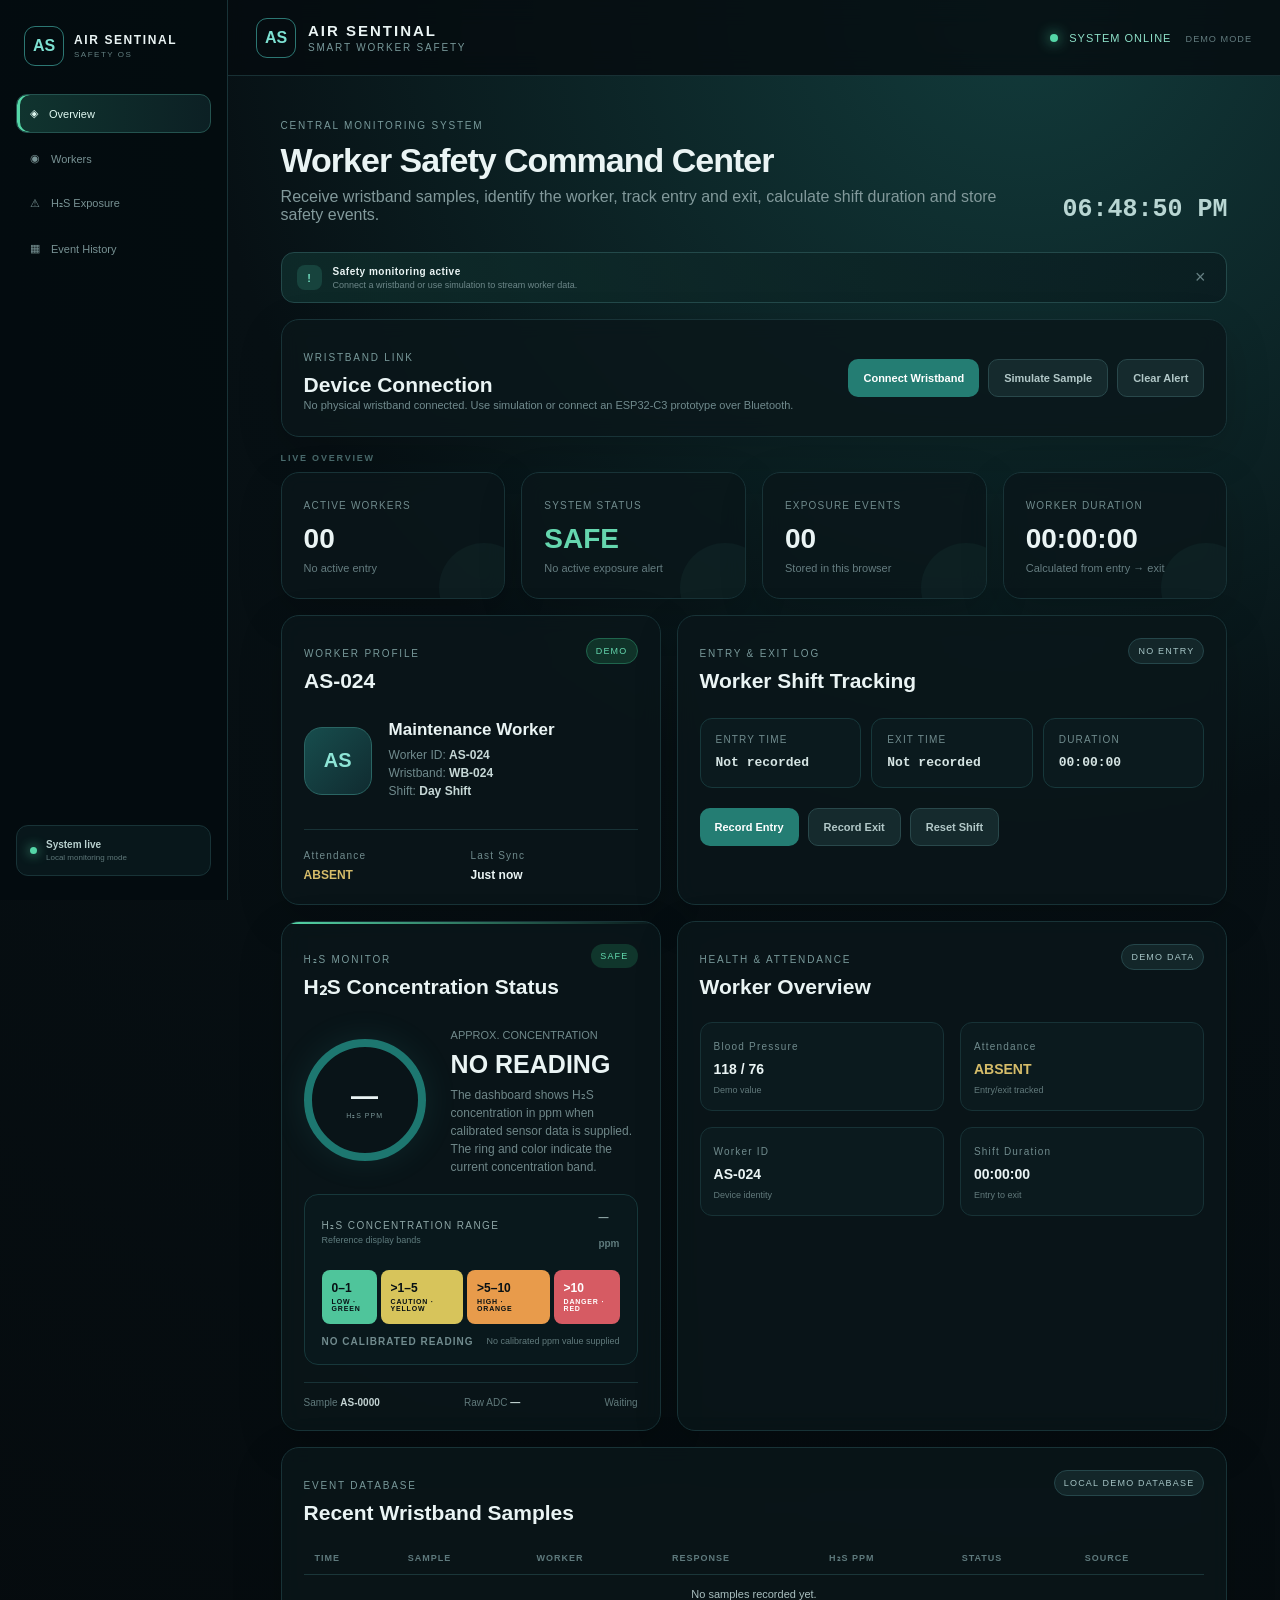
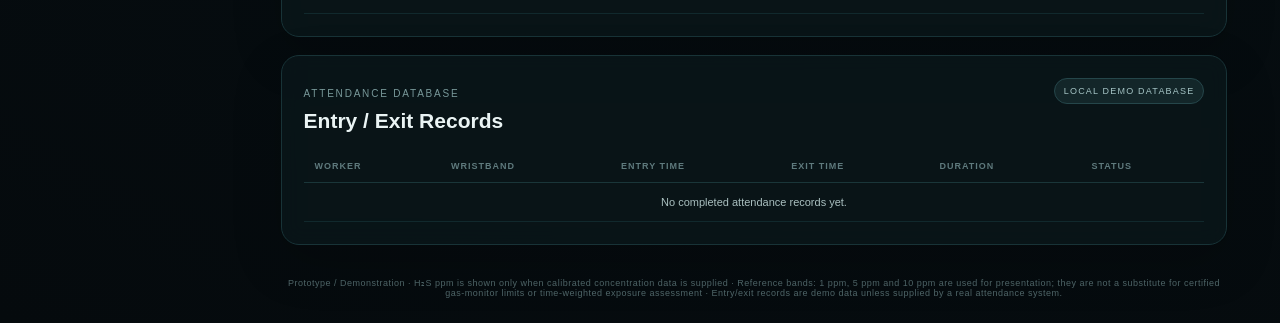
<file: index.html>
<!doctype html>
<html lang="en">
<head>
  <meta charset="utf-8">
  <meta name="viewport" content="width=device-width,initial-scale=1">
  <meta http-equiv="refresh" content="0; url=dashboard/">
  <title>AIR SENTINAL</title>
</head>
<body>
  <p>Opening AIR SENTINAL dashboard…</p>
  <script>location.replace('dashboard/');</script>
</body>
</html>
</file>
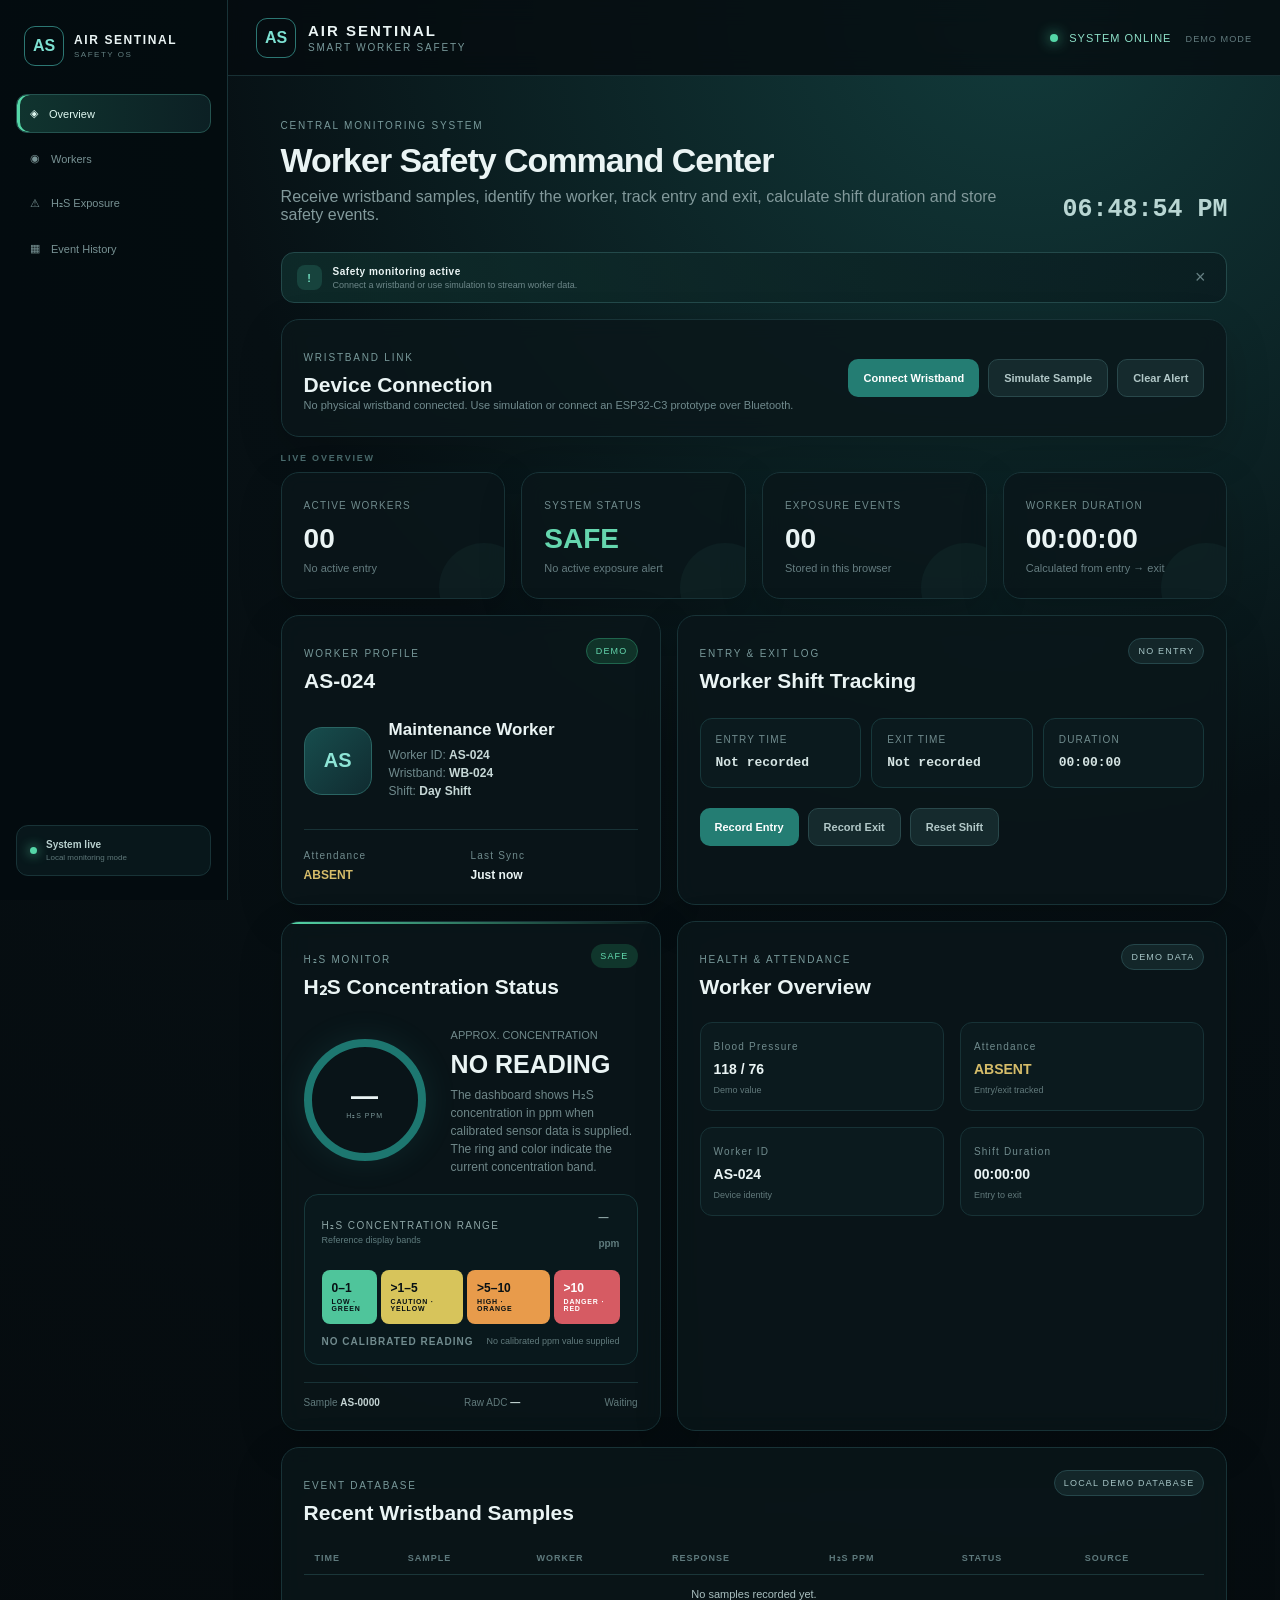
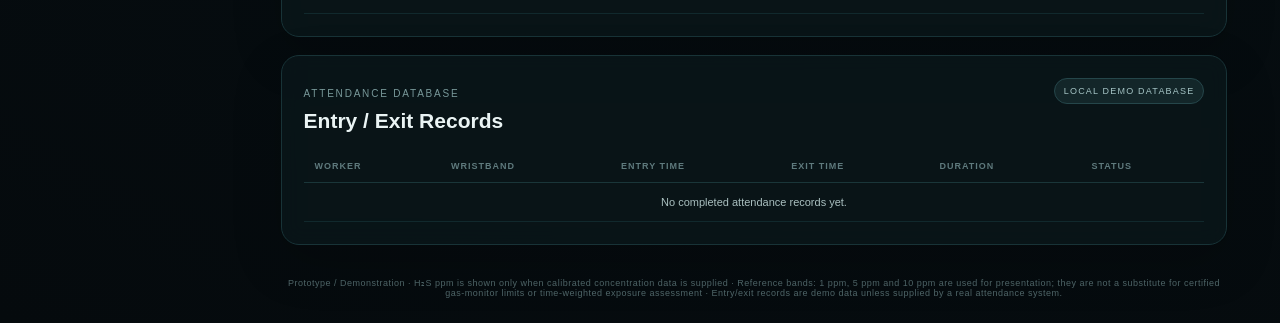
<file: dashboard/index.html>
<!DOCTYPE html>
<html lang="en">
<head>
  <meta charset="UTF-8">
  <meta name="viewport" content="width=device-width, initial-scale=1.0">
  <meta name="theme-color" content="#071014">
  <title>AIR SENTINAL — Worker Safety Dashboard</title>
  <link rel="stylesheet" href="style.css">
</head>
<body>
  <div class="app-shell">
    <aside class="sidebar" aria-label="Dashboard navigation">
      <div class="side-brand"><div class="brand-mark">AS</div><div><strong>AIR SENTINAL</strong><small>SAFETY OS</small></div></div>
      <nav><a class="nav-item active" href="#overview">◈ <span>Overview</span></a><a class="nav-item" href="#workers">◉ <span>Workers</span></a><a class="nav-item" href="#exposureCard">⚠ <span>H₂S Exposure</span></a><a class="nav-item" href="#eventsSection">▦ <span>Event History</span></a></nav>
      <div class="side-footer"><span class="side-live"></span><div><b>System live</b><small>Local monitoring mode</small></div></div>
    </aside>
    <div class="main-shell">
    <header class="topbar">
      <div class="brand"><div class="brand-mark">AS</div><div><h1>AIR SENTINAL</h1><span>SMART WORKER SAFETY</span></div></div>
      <div class="system-status"><span class="pulse"></span> <span id="systemState">SYSTEM ONLINE</span> <small id="modeLabel">DEMO MODE</small></div>
    </header>
    <main id="overview">
      <section class="hero"><div><p class="eyebrow">CENTRAL MONITORING SYSTEM</p><h2>Worker Safety Command Center</h2><p class="sub">Receive wristband samples, identify the worker, track entry and exit, calculate shift duration and store safety events.</p></div><div class="clock" id="clock">--:--:--</div></section>
      <div class="alert-strip" id="uxAlert"><span class="alert-icon">!</span><div><b>Safety monitoring active</b><small>Connect a wristband or use simulation to stream worker data.</small></div><button class="alert-dismiss" aria-label="Dismiss">×</button></div>
      <section class="connection card"><div><p class="eyebrow">WRISTBAND LINK</p><h3>Device Connection</h3><p id="connectionText">No physical wristband connected. Use simulation or connect an ESP32-C3 prototype over Bluetooth.</p></div><div class="connection-actions"><button class="btn primary" id="connectBtn">Connect Wristband</button><button class="btn secondary" id="simulateBtn">Simulate Sample</button><button class="btn secondary" id="clearBtn">Clear Alert</button></div></section>
      <section class="section-block" aria-label="System overview"><div class="section-label">LIVE OVERVIEW</div><div class="stats-grid">
        <article class="card stat"><span>ACTIVE WORKERS</span><strong id="activeWorkers">01</strong><em id="attendanceState">Worker present</em></article>
        <article class="card stat"><span>SYSTEM STATUS</span><strong class="good" id="systemStatus">SAFE</strong><em id="statusNote">No active exposure alert</em></article>
        <article class="card stat"><span>EXPOSURE EVENTS</span><strong id="eventCount">00</strong><em>Stored in this browser</em></article>
        <article class="card stat"><span>WORKER DURATION</span><strong id="durationStat">00:00:00</strong><em>Calculated from entry → exit</em></article>
      </div></section>
      <section class="dashboard-grid" id="workers">
        <article class="card worker-card"><div class="card-heading"><div><p class="eyebrow">WORKER PROFILE</p><h3 id="workerIdTitle">AS-024</h3></div><span class="badge connected" id="deviceBadge">DEMO</span></div><div class="worker-main"><div class="avatar">AS</div><div><h4 id="workerRole">Maintenance Worker</h4><p>Worker ID: <b id="workerId">AS-024</b></p><p>Wristband: <b id="wristbandId">WB-024</b></p><p>Shift: <b>Day Shift</b></p></div></div><div class="mini-grid"><div><span>Attendance</span><b class="good" id="attendanceValue">PRESENT</b></div><div><span>Last Sync</span><b id="lastSync">Just now</b></div></div></article>
        <article class="card attendance-card"><div class="card-heading"><div><p class="eyebrow">ENTRY & EXIT LOG</p><h3>Worker Shift Tracking</h3></div><span class="badge demo" id="shiftBadge">IN PROGRESS</span></div><div class="time-grid"><div><span>ENTRY TIME</span><strong id="entryTime">Not recorded</strong></div><div><span>EXIT TIME</span><strong id="exitTime">Not recorded</strong></div><div><span>DURATION</span><strong id="durationValue">00:00:00</strong></div></div><div class="actions"><button class="btn primary" id="entryBtn">Record Entry</button><button class="btn secondary" id="exitBtn">Record Exit</button><button class="btn secondary" id="resetShiftBtn">Reset Shift</button></div></article>
      </section>
      <section class="dashboard-grid">
        <article class="card exposure-card" id="exposureCard">
          <div class="card-heading"><div><p class="eyebrow">H₂S MONITOR</p><h3 id="exposureTitle">H₂S Concentration Status</h3></div><div class="signal safe" id="signal">SAFE</div></div>
          <div class="response"><div class="response-ring" id="responseRing"><span id="h2sRingValue">—</span><small>H₂S PPM</small></div><div class="response-copy"><span>APPROX. CONCENTRATION</span><strong id="responseText">NO READING</strong><p id="responseDesc">The dashboard shows H₂S concentration in ppm when calibrated sensor data is supplied. The ring and color indicate the current concentration band.</p></div></div>
          <div class="concentration-panel">
            <div class="concentration-heading"><div><span>H₂S CONCENTRATION RANGE</span><small>Reference display bands</small></div><strong><span id="h2sValue">—</span> <small>ppm</small></strong></div>
            <div class="concentration-scale" aria-label="H2S concentration reference scale">
              <div class="scale-segment low"><span>0–1</span><small>LOW · GREEN</small></div>
              <div class="scale-segment elevated"><span>&gt;1–5</span><small>CAUTION · YELLOW</small></div>
              <div class="scale-segment high"><span>&gt;5–10</span><small>HIGH · ORANGE</small></div>
              <div class="scale-segment over"><span>&gt;10</span><small>DANGER · RED</small></div>
            </div>
            <div class="concentration-status"><span id="h2sStatus">NO CALIBRATED READING</span><small id="h2sNote">0–1 green · &gt;1–5 yellow · &gt;5–10 orange · &gt;10 red</small></div>
          </div>
          <div class="sample-meta"><span>Sample <b id="sampleId">AS-0000</b></span><span>Raw ADC <b id="rawSensorValue">—</b></span><span id="sampleTime">Waiting</span></div>
        </article>
        <article class="card health-card"><div class="card-heading"><div><p class="eyebrow">HEALTH & ATTENDANCE</p><h3>Worker Overview</h3></div><span class="badge demo">DEMO DATA</span></div><div class="health-grid"><div><span>Blood Pressure</span><b>118 / 76</b><small>Demo value</small></div><div><span>Attendance</span><b class="good" id="healthAttendance">PRESENT</b><small>Entry/exit tracked</small></div><div><span>Worker ID</span><b id="healthWorker">AS-024</b><small>Device identity</small></div><div><span>Shift Duration</span><b id="healthDuration">00:00:00</b><small>Entry to exit</small></div></div></article>
      </section>
      <section class="card history-card" id="eventsSection"><div class="card-heading"><div><p class="eyebrow">EVENT DATABASE</p><h3>Recent Wristband Samples</h3></div><span class="badge demo">LOCAL DEMO DATABASE</span></div><div class="table-wrap"><table><thead><tr><th>TIME</th><th>SAMPLE</th><th>WORKER</th><th>RESPONSE</th><th>H₂S PPM</th><th>STATUS</th><th>SOURCE</th></tr></thead><tbody id="history"><tr class="empty"><td colspan="7">No samples recorded yet.</td></tr></tbody></table></div></section>
      <section class="card attendance-history-card"><div class="card-heading"><div><p class="eyebrow">ATTENDANCE DATABASE</p><h3>Entry / Exit Records</h3></div><span class="badge demo">LOCAL DEMO DATABASE</span></div><div class="table-wrap"><table><thead><tr><th>WORKER</th><th>WRISTBAND</th><th>ENTRY TIME</th><th>EXIT TIME</th><th>DURATION</th><th>STATUS</th></tr></thead><tbody id="attendanceHistory"><tr class="empty"><td colspan="6">No completed attendance records yet.</td></tr></tbody></table></div></section>
    </main>
    <footer>Prototype / Demonstration · H₂S ppm is shown only when calibrated concentration data is supplied · Reference bands: 1 ppm, 5 ppm and 10 ppm are used for presentation; they are not a substitute for certified gas-monitor limits or time-weighted exposure assessment · Entry/exit records are demo data unless supplied by a real attendance system.</footer>
    </div>
  </div>
  <script src="script.js"></script>
</body>
</html>
</file>
<file: dashboard/style.css>
*{box-sizing:border-box}body{margin:0;font-family:Inter,Segoe UI,Arial,sans-serif;background:#071014;color:#eaf4f4}button{font:inherit}.app-shell{min-height:100vh;background:radial-gradient(circle at 80% 0%,#123b3b 0,#071014 38%,#050a0d 100%)}.topbar{height:76px;padding:0 5%;display:flex;align-items:center;justify-content:space-between;border-bottom:1px solid #183034;background:rgba(5,12,15,.82);backdrop-filter:blur(12px)}.brand{display:flex;align-items:center;gap:12px}.brand-mark{width:40px;height:40px;border:1px solid #2c7773;border-radius:11px;display:grid;place-items:center;font-weight:800;color:#7de1d2}.brand h1{font-size:15px;letter-spacing:2px;margin:0}.brand span,.eyebrow{font-size:10px;letter-spacing:1.8px;color:#78999a}.brand span{display:block;margin-top:3px}.system-status{font-size:11px;letter-spacing:1px;color:#8ee0c8}.system-status small{margin-left:10px;color:#647d80}.pulse,.event-dot{display:inline-block;width:8px;height:8px;border-radius:50%;background:#55d6a7;box-shadow:0 0 14px #55d6a7;margin-right:7px}.hero{padding:42px 5% 28px;display:flex;align-items:end;justify-content:space-between}.hero h2{font-size:34px;margin:7px 0 8px;letter-spacing:-1px}.sub{color:#82999b;margin:0;max-width:760px}.clock{font:600 25px ui-monospace,SFMono-Regular,monospace;color:#b9d6d3}.card{border:1px solid #183337;background:rgba(10,22,26,.82);border-radius:18px;padding:22px;box-shadow:0 15px 45px rgba(0,0,0,.16)}.connection{margin:0 5% 16px;display:flex;align-items:center;justify-content:space-between;gap:24px}.connection h3{margin:5px 0 7px;font-size:19px}.connection p:not(.eyebrow){margin:0;color:#718b8e;font-size:11px;line-height:1.5;max-width:720px}.connection-actions{display:flex;gap:9px;flex-shrink:0}.stats-grid,.dashboard-grid{display:grid;gap:16px;padding:0 5% 16px}.stats-grid{grid-template-columns:repeat(4,1fr)}.dashboard-grid{grid-template-columns:1fr 1.45fr}.stat span,.mini-grid span,.health-grid span,.time-grid span{font-size:10px;color:#708b8d;letter-spacing:1.2px}.stat strong{display:block;font-size:28px;margin:10px 0 3px}.stat em{font-size:11px;color:#657d80;font-style:normal}.good{color:#65d6ae!important}.bad{color:#ff8585!important}.warn{color:#d6bd6a!important}.warn-text{color:#d6bd6a!important}.card-heading{display:flex;align-items:flex-start;justify-content:space-between;gap:15px}.card h3{margin:5px 0 0;font-size:21px}.badge,.signal{font-size:9px;letter-spacing:1.2px;padding:7px 9px;border-radius:99px}.connected{color:#66d9b0;background:#103329;border:1px solid #1f654d}.demo{color:#a6c5c6;background:#132629;border:1px solid #25464a}.worker-main{display:flex;gap:17px;align-items:center;margin:27px 0}.avatar{width:68px;height:68px;border-radius:18px;background:linear-gradient(135deg,#174d4d,#102b30);display:grid;place-items:center;font-size:20px;font-weight:800;color:#8ee5d6;border:1px solid #2a6563}.worker-main h4{margin:0 0 8px;font-size:17px}.worker-main p{margin:4px 0;color:#718b8e;font-size:12px}.worker-main b{color:#c7d8d7}.mini-grid{display:grid;grid-template-columns:1fr 1fr;border-top:1px solid #183236;padding-top:15px}.mini-grid b{display:block;margin-top:5px;font-size:12px}.time-grid{display:grid;grid-template-columns:repeat(3,1fr);gap:10px;margin:25px 0 20px}.time-grid div{padding:15px;border:1px solid #17383b;border-radius:12px;background:#0b1a1e}.time-grid span{display:block}.time-grid strong{display:block;margin-top:9px;font:600 13px ui-monospace,SFMono-Regular,monospace;color:#d6e5e4;line-height:1.4}.response{display:flex;align-items:center;gap:25px;margin:26px 0 18px}.response-ring{width:122px;height:122px;border-radius:50%;border:8px solid #1d7770;display:flex;flex-direction:column;align-items:center;justify-content:center;box-shadow:0 0 35px rgba(67,199,183,.1);flex-shrink:0;transition:border-color .25s,box-shadow .25s}.response-ring span{font-size:27px;font-weight:800}.response-ring small{font-size:7px;color:#789395;letter-spacing:1px}.response-copy span{font-size:11px;color:#718a8c}.response-copy strong{display:block;font-size:25px;margin:7px 0}.response-copy p{font-size:12px;color:#6f8789;margin:0;line-height:1.5}.signal{color:#62d9ad;background:#10362c}.signal.alert,.signal.over{color:#ff8585;background:#401d20}.signal.unknown,.signal.elevated{color:#d6bd6a;background:#3a3119}.signal.low{color:#65d6ae;background:#10362c}.signal.high{color:#f0a45b;background:#3d2919}.sample-meta{display:flex;justify-content:space-between;border-top:1px solid #183236;padding-top:14px;color:#617a7c;font-size:10px}.sample-meta b{color:#c4d4d3}.actions{display:flex;gap:9px;flex-wrap:wrap}.btn{border:0;border-radius:10px;padding:12px 15px;font-weight:700;font-size:11px;cursor:pointer}.primary{background:#247d73;color:white}.primary:hover{filter:brightness(1.12)}.secondary{background:#152a2d;color:#b2c8c8;border:1px solid #29484b}.alert-card{border-left:3px solid #3b8f82}.alert-card.active{border-left-color:#dc5c61;background:rgba(48,18,21,.7)}.alert-card h3{font-size:19px}.alert-card p{color:#839a9b;font-size:12px;line-height:1.5}.event-meta{display:flex;justify-content:space-between;border-top:1px solid #183236;padding-top:14px;color:#617a7c;font-size:10px}.event-meta b{color:#c4d4d3}.health-grid{display:grid;grid-template-columns:1fr 1fr;gap:16px;margin-top:23px}.health-grid div{padding:13px;border-radius:12px;background:#0b1a1e;border:1px solid #173236}.health-grid b{display:block;margin:7px 0 2px;font-size:14px}.health-grid small{color:#61797b;font-size:9px}.history-card,.attendance-history-card{margin:0 5% 18px}.table-wrap{overflow:auto;margin-top:17px}table{width:100%;border-collapse:collapse;font-size:11px;min-width:680px}th{text-align:left;color:#5f7a7d;font-size:9px;letter-spacing:1px;font-weight:600;padding:11px;border-bottom:1px solid #1a3639}td{padding:13px 11px;border-bottom:1px solid #11292d;color:#aac0c0}.status-pill{font-size:9px;padding:5px 7px;border-radius:6px;background:#3d2023;color:#ff9696}.status-pill.safe{background:#12372d;color:#71d8b3}.status-pill.unknown{background:#3a3119;color:#d6bd6a}.empty{text-align:center;color:#526c6e}footer{text-align:center;color:#50676a;font-size:9px;letter-spacing:.5px;padding:15px 5% 25px}.concentration-panel{margin:18px 0 17px;padding:17px;border:1px solid #17383b;border-radius:14px;background:#09181c}.concentration-heading{display:flex;align-items:center;justify-content:space-between;gap:15px}.concentration-heading span{display:block;font-size:10px;letter-spacing:1.4px;color:#8da5a5}.concentration-heading small{display:block;font-size:9px;color:#5f7b7d;margin-top:4px}.concentration-heading>strong{font-size:27px;color:#e6f2f1}.concentration-heading>strong small{display:inline;font-size:10px;margin:0}.concentration-scale{display:grid;grid-template-columns:1fr 1.5fr 1.5fr 1.2fr;gap:4px;margin-top:16px;height:54px}.scale-segment{display:flex;flex-direction:column;justify-content:center;padding:7px 10px;border-radius:8px;color:#071014;font-weight:800}.scale-segment span{font-size:12px}.scale-segment small{font-size:7px;letter-spacing:.8px;margin-top:3px}.scale-segment.low{background:#4fc59b}.scale-segment.elevated{background:#d7c45b}.scale-segment.high{background:#e89b4b}.scale-segment.over{background:#d65b63;color:#fff}.concentration-status{display:flex;justify-content:space-between;align-items:center;margin-top:12px;gap:10px}.concentration-status span{font-size:10px;font-weight:800;letter-spacing:1px}.concentration-status small{font-size:9px;color:#617a7c;text-align:right}.h2s-status.low{color:#65d6ae}.h2s-status.elevated{color:#d6bd6a}.h2s-status.high{color:#e89b4b}.h2s-status.over{color:#ff8585}.h2s-status.none{color:#718b8e}.response-ring.low{border-color:#4fc59b;box-shadow:0 0 35px rgba(79,197,155,.18)}.response-ring.elevated{border-color:#d7c45b;box-shadow:0 0 35px rgba(215,196,91,.16)}.response-ring.high{border-color:#e89b4b;box-shadow:0 0 35px rgba(232,155,75,.18)}.response-ring.over{border-color:#d65b63;box-shadow:0 0 35px rgba(214,91,99,.2)}.response-ring.none{border-color:#1d7770}@media(max-width:950px){.connection{align-items:flex-start;flex-direction:column}.connection-actions{width:100%;flex-wrap:wrap}.stats-grid{grid-template-columns:1fr 1fr}.dashboard-grid{grid-template-columns:1fr}.hero{align-items:flex-start;gap:20px;flex-direction:column}.hero h2{font-size:27px}.time-grid{grid-template-columns:1fr}.concentration-scale{grid-template-columns:1fr 1fr;height:auto}.scale-segment{min-height:48px}}@media(max-width:520px){.stats-grid{grid-template-columns:1fr}.topbar{padding:0 20px}.hero,.stats-grid,.dashboard-grid{padding-left:20px;padding-right:20px}.connection{margin-left:20px;margin-right:20px}.history-card,.attendance-history-card{margin-left:20px;margin-right:20px}.system-status small{display:none}.connection-actions .btn{flex:1}}
/* AIR SENTINAL UX layer */
html{scroll-behavior:smooth}
body{background:#050b0f}
.app-shell{display:flex;min-height:100vh}
.sidebar{position:fixed;inset:0 auto 0 0;width:228px;padding:24px 16px;display:flex;flex-direction:column;background:rgba(4,12,15,.94);border-right:1px solid #183337;z-index:20}
.main-shell{margin-left:228px;min-width:0;width:calc(100% - 228px)}
.side-brand{display:flex;align-items:center;gap:10px;padding:2px 8px 28px}
.side-brand strong{display:block;font-size:12px;letter-spacing:1.6px}
.side-brand small{display:block;color:#648082;font-size:8px;letter-spacing:1.5px;margin-top:3px}
.sidebar nav{display:grid;gap:6px}
.nav-item{display:flex;align-items:center;gap:11px;padding:12px 13px;border:1px solid transparent;border-radius:11px;color:#789294;text-decoration:none;font-size:11px;transition:.2s}
.nav-item:hover{background:#0c1d21;color:#cde0de;border-color:#17383b}
.nav-item.active{background:linear-gradient(90deg,#10342f,#0c2024);color:#dff8f1;border-color:#24534f;box-shadow:inset 3px 0 #55d6a7}
.side-footer{margin-top:auto;padding:13px;border:1px solid #183337;border-radius:12px;display:flex;gap:9px;align-items:center;background:#08171b}
.side-footer b{display:block;font-size:10px;color:#b9d1cf}
.side-footer small{display:block;color:#5e7779;font-size:8px;margin-top:3px}
.side-live,.live-dot{display:inline-block;width:7px;height:7px;border-radius:50%;background:#55d6a7;box-shadow:0 0 12px #55d6a7}
.topbar{padding-left:28px;padding-right:28px}
.hero{padding-top:34px}
.hero-kicker{display:flex;align-items:center;gap:8px;color:#5e8986;font-size:9px;letter-spacing:1.5px;margin-bottom:10px}
.alert-strip{margin:0 5% 16px;padding:12px 15px;border:1px solid #23494a;border-radius:13px;background:linear-gradient(90deg,rgba(16,50,47,.7),rgba(9,25,29,.7));display:flex;align-items:center;gap:11px}
.alert-icon{width:25px;height:25px;border-radius:8px;display:grid;place-items:center;background:#17433d;color:#72dec0;font-weight:900;font-size:11px}
.alert-strip div{min-width:0}
.alert-strip b{display:block;font-size:10px;letter-spacing:.5px}
.alert-strip small{display:block;color:#6d8789;font-size:9px;margin-top:3px}
.alert-dismiss{margin-left:auto;background:none;border:0;color:#668184;font-size:18px;cursor:pointer}
.section-label{margin:0 5% 9px;color:#4e7173;font-size:9px;letter-spacing:1.8px;font-weight:700}
.stat{position:relative;overflow:hidden;transition:transform .2s,border-color .2s}
.stat:hover{transform:translateY(-2px);border-color:#2a5557}
.stat:after{content:"";position:absolute;right:-25px;bottom:-35px;width:90px;height:90px;border-radius:50%;background:rgba(74,190,169,.05)}
.card{backdrop-filter:blur(10px)}
.btn{transition:transform .15s,filter .15s,background .15s}
.btn:active{transform:translateY(1px)}
.btn:focus-visible,.nav-item:focus-visible,.alert-dismiss:focus-visible{outline:2px solid #55d6a7;outline-offset:2px}
.exposure-card{position:relative;overflow:hidden}
.exposure-card:before{content:"";position:absolute;top:0;left:0;right:0;height:2px;background:linear-gradient(90deg,#55d6a7,transparent)}
.worker-card,.attendance-card,.health-card{transition:border-color .2s,transform .2s}
.worker-card:hover,.attendance-card:hover,.health-card:hover{border-color:#285255;transform:translateY(-1px)}
.history-card,.attendance-history-card{box-shadow:0 18px 50px rgba(0,0,0,.18)}
@media(max-width:1050px){.sidebar{width:72px;padding:20px 10px}.side-brand{justify-content:center;padding-bottom:20px}.side-brand>div:last-child,.nav-item span,.side-footer div{display:none}.nav-item{justify-content:center;font-size:15px;padding:13px}.side-footer{justify-content:center}.main-shell{margin-left:72px;width:calc(100% - 72px)}}
@media(max-width:650px){.sidebar{display:none}.main-shell{margin-left:0;width:100%}.topbar{padding:0 20px}.brand h1{font-size:13px}.hero{padding-top:28px}.alert-strip{margin-left:20px;margin-right:20px}.section-label{margin-left:20px;margin-right:20px}}
</file>
